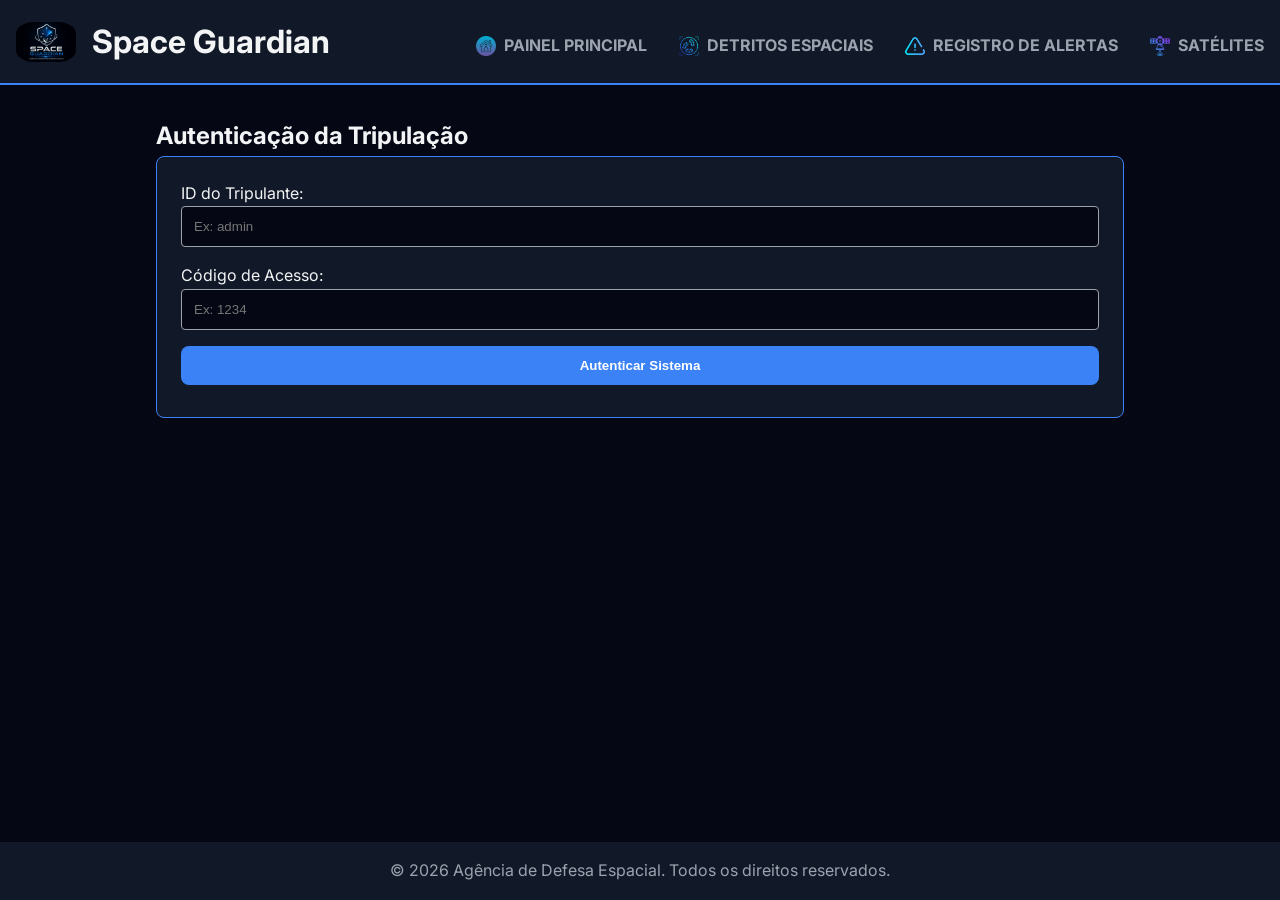
<file: index.html>
<!DOCTYPE html>
<html lang="pt-BR">
<head>
    <meta charset="UTF-8">
    <meta name="viewport" content="width=device-width, initial-scale=1.0">
    <title>Space Guardian | Rastreador de Detritos</title>
    <link rel="icon" type="image/png" href="assets/images/Space-guardian-logo.png">
    <link rel="preconnect" href="https://fonts.googleapis.com">
    <link rel="preconnect" href="https://fonts.gstatic.com" crossorigin>
    <link href="https://fonts.googleapis.com/css2?family=Inter:wght@100..900&display=swap" rel="stylesheet">
    <link rel="stylesheet" href="css/styles.css">
</head>
<body>
    <header class="cabecalho-principal">
    <div class="marca">
        <img src="assets/images/Space-guardian-logo.png" alt="Logo da Agência de Defesa Espacial" class="logo-imagem">
        <h1>Space Guardian</h1>
    </div>
    <nav aria-label="Navegação Completa">
    <ul>
        <li>
            <a href="index.html">
                <img src="assets/icons/lar.png" alt="" class="icone-menu" aria-hidden="true">
                PAINEL PRINCIPAL
            </a>
        </li>
        <li>
            <a href="detritos.html">
                <img src="assets/icons/microscopico.png" alt="" class="icone-menu" aria-hidden="true">
                DETRITOS ESPACIAIS
            </a>
        </li>
        <li>
            <a href="alertas.html">
                <img src="assets/icons/perigo.png" alt="" class="icone-menu" aria-hidden="true">
                REGISTRO DE ALERTAS
            </a>
        </li>
        <li>
            <a href="satelites.html">
                <img src="assets/icons/satelite2.png" alt="" class="icone-menu" aria-hidden="true">
                SATÉLITES 
            </a>
        </li>
    </ul>
</nav>
</header>

    <main>
        <section id="login-section" class="container">
            <h2>Autenticação da Tripulação</h2>
            <form id="login-form" class="card">
                <label for="usuario">ID do Tripulante:</label>
                <input type="text" id="usuario" placeholder="Ex: admin" required>
                
                <label for="senha">Código de Acesso:</label>
                <input type="password" id="senha" placeholder="Ex: 1234" required>
                
                <button type="submit" class="btn btn-primario">Autenticar Sistema</button>
                <p id="mensagem-login" class="mensagem-erro" aria-live="polite"></p>
            </form>
        </section>

        <section id="dashboard" class="container oculto">
            <h2>Monitoramento de Detritos</h2>
            
            <div class="grid-layout">
                <article class="card painel-status">
                    <h3>Status da Estação</h3>
                    <p class="destaque">Nível de Ameaça: <span id="status-alerta" class="status-seguro">Seguro</span></p>
                    <p>Temperatura Externa: <span id="temp-externa">-120</span> °C</p>
                    <p>Última atualização: <span id="relogio-sistema">--:--:--</span></p>
                </article>

                <article class="card">
                    <h3>Radar de Proximidade</h3>
                    <ul id="lista-detritos" aria-live="polite">
                        <li>Aguardando dados da telemetria...</li>
                    </ul>
                </article>
            </div>

            <h3 class="titulo-navegacao">Navegação Avançada do Sistema</h3>

        <div class="grid-layout">

        <article class="card card-detritos">
                <h4>Catálogo de Detritos</h4>

        <p class="descricao-card">
            Lista completa de objetos e lixo espacial rastreados.
        </p>

        <a href="detritos.html" class="btn btn-secundario link-card">
            Abrir Catálogo
        </a>
    </article>

    <article class="card card-alertas">
        <h4>Registro de Alertas</h4>

        <p class="descricao-card">
            Histórico de ocorrências e incidentes críticos nas últimas 24h.
        </p>

        <a href="alertas.html" class="btn btn-secundario link-card">
            Ver Alertas
        </a>
    </article>

    <article class="card card-satelites">
        <h4>Frota de Satélites</h4>

        <p class="descricao-card">
            Verificar integridade, marcas e modelos dos satélites ativos.
        </p>

        <a href="satelites.html" class="btn btn-secundario link-card">
            Monitorar Frota
        </a>
    </article>

</div>
        </section>

       <section id="painel-controle" class="container oculto">

    <h2>Ações de Emergência</h2>

    <div class="card grid-botoes">
        <button id="btn-escanear" class="btn btn-secundario">
            Escanear Setor
        </button>

        <button id="btn-escudo" class="btn btn-perigo" disabled>
            Ativar Escudos Defletores
        </button>
    </div>

    <p id="log-comunicacao" aria-live="polite"></p>



    <div class="card-evacuacao">
        <h3>Protocolo de Evacuação</h3>

        <p class="descricao-evacuacao">
            Em caso de colisão inevitável, inicie a contagem regressiva para abandono da estação.
        </p>

        <button id="btn-alerta-vermelho" class="btn btn-perigo">
            INICIAR ALERTA VERMELHO
        </button>

        <div id="painel-evacuacao" class="oculto painel-alerta">
            <p class="status-perigo contador-texto">
                Impacto estimado em:
                <span id="contador-evacuacao">60</span>s
            </p>

            <label for="codigo-abortar">
                Código de Cancelamento (Digite: ABORTAR):
            </label>

            <input
                type="text"
                id="codigo-abortar"
                placeholder="Insira o código de segurança para cancelar..."
            >

            <button id="btn-abortar" class="btn btn-secundario">
                Confirmar Cancelamento
            </button>
            </div>
            </div>
                </div>
            </div>

            <hr class="divisor-linha">
            <div class="card terminal-container">
                <header class="terminal-header">
                    <h3>>_ Terminal S.O.</h3>
                </header>
                
                <div id="terminal-output" class="terminal-output">
                    <p>Sistema Operacional Orbital v4.2</p>
                    <p>Digite 'help' para listar os comandos disponíveis.</p>
                </div>
                
                <div class="terminal-input-area">
                    <span class="terminal-prompt">admin@orbital:~$</span>
                    <input type="text" id="terminal-input" autocomplete="off" class="terminal-input">
                </div>
            </div>

        </section>
    </main>

    <footer>
        <p>&copy; 2026 Agência de Defesa Espacial. Todos os direitos reservados.</p>
    </footer>

    <script src="js/main.js"></script>
</body>
</html>
</file>
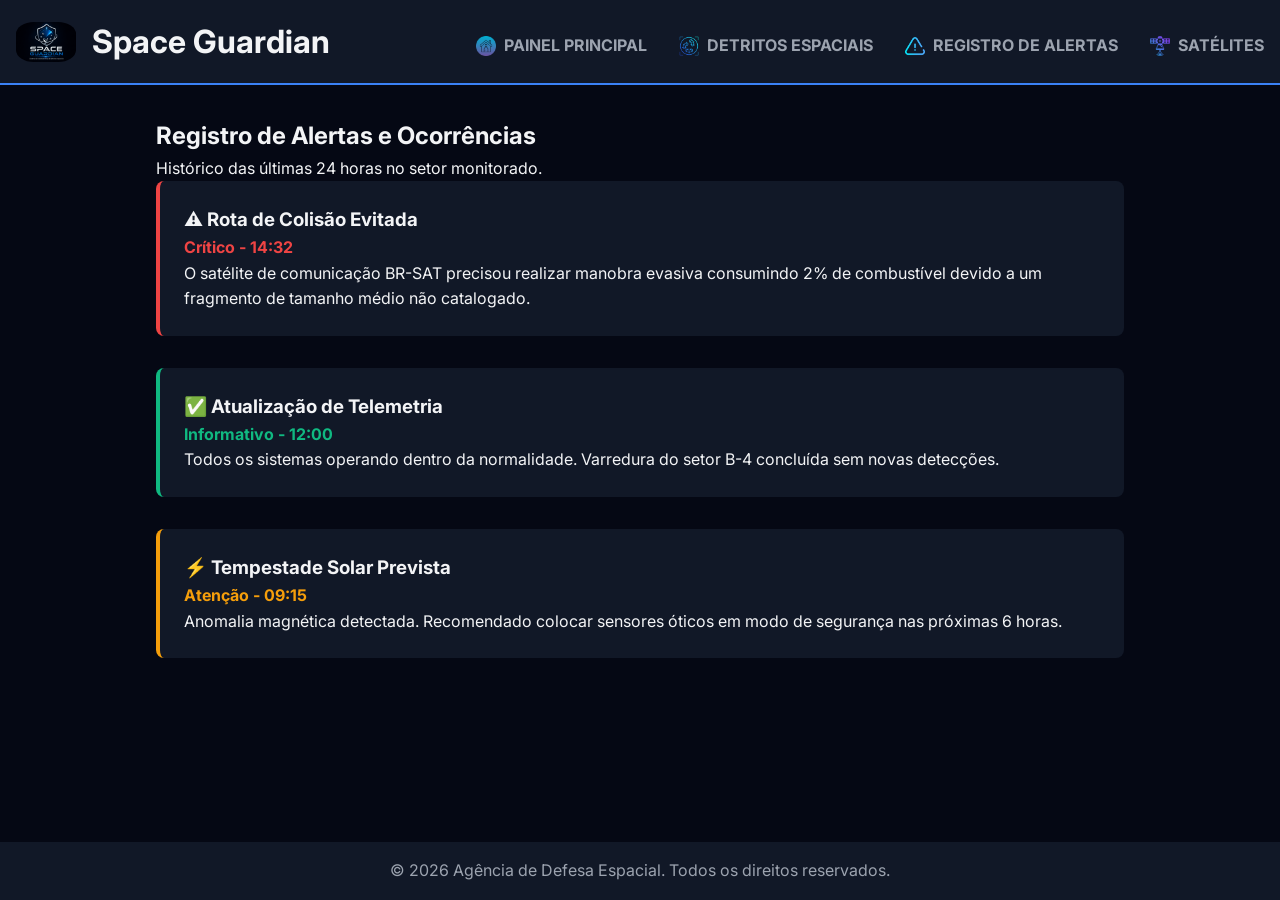
<file: alertas.html>
<!DOCTYPE html>
<html lang="pt-BR">
<head>
    <meta charset="UTF-8">
    <meta name="viewport" content="width=device-width, initial-scale=1.0">
    <title>Alertas do Sistema | Sistema Orbital</title>

    <link rel="stylesheet" href="css/styles.css">
    <link rel="icon" type="image/png" href="assets/images/Space-guardian-logo.png">

    <link rel="preconnect" href="https://fonts.googleapis.com">
    <link rel="preconnect" href="https://fonts.gstatic.com" crossorigin>
    <link href="https://fonts.googleapis.com/css2?family=Inter:wght@100..900&display=swap" rel="stylesheet">
</head>

<body>

<header class="cabecalho-principal">
    <div class="marca">
        <img src="assets/images/Space-guardian-logo.png" alt="Logo da Agência de Defesa Espacial" class="logo-imagem">
        <h1>Space Guardian</h1>
    </div>

    <nav aria-label="Navegação Completa">
        <ul>
            <li>
                <a href="index.html">
                    <img src="assets/icons/lar.png" alt="" class="icone-menu">
                    PAINEL PRINCIPAL
                </a>
            </li>

            <li>
                <a href="detritos.html">
                    <img src="assets/icons/microscopico.png" alt="" class="icone-menu">
                    DETRITOS ESPACIAIS
                </a>
            </li>

            <li>
                <a href="alertas.html">
                    <img src="assets/icons/perigo.png" alt="" class="icone-menu">
                    REGISTRO DE ALERTAS
                </a>
            </li>

            <li>
                <a href="satelites.html">
                    <img src="assets/icons/satelite2.png" alt="" class="icone-menu">
                    SATÉLITES
                </a>
            </li>
        </ul>
    </nav>
</header>

<main class="container">

    <h2>Registro de Alertas e Ocorrências</h2>
    <p>Histórico das últimas 24 horas no setor monitorado.</p>

    <section class="alertas-grid">

        <article class="card_alertas alerta-critico">
            <header>
                <h3>⚠️ Rota de Colisão Evitada</h3>
                <span class="status-perigo">Crítico - 14:32</span>
            </header>

            <p>
                O satélite de comunicação BR-SAT precisou realizar manobra evasiva
                consumindo 2% de combustível devido a um fragmento de tamanho médio
                não catalogado.
            </p>
        </article>

        <article class="card_alertas alerta-sucesso">
            <header>
                <h3>✅ Atualização de Telemetria</h3>
                <span class="status-seguro">Informativo - 12:00</span>
            </header>

            <p>
                Todos os sistemas operando dentro da normalidade.
                Varredura do setor B-4 concluída sem novas detecções.
            </p>
        </article>

        <article class="card_alertas alerta-atencao">
            <header>
                <h3>⚡ Tempestade Solar Prevista</h3>
                <span class="status-atencao">Atenção - 09:15</span>
            </header>

            <p>
                Anomalia magnética detectada. Recomendado colocar sensores óticos
                em modo de segurança nas próximas 6 horas.
            </p>
        </article>

    </section>

</main>

<footer>
    <p>&copy; 2026 Agência de Defesa Espacial. Todos os direitos reservados.</p>
</footer>

</body>
</html>
</file>
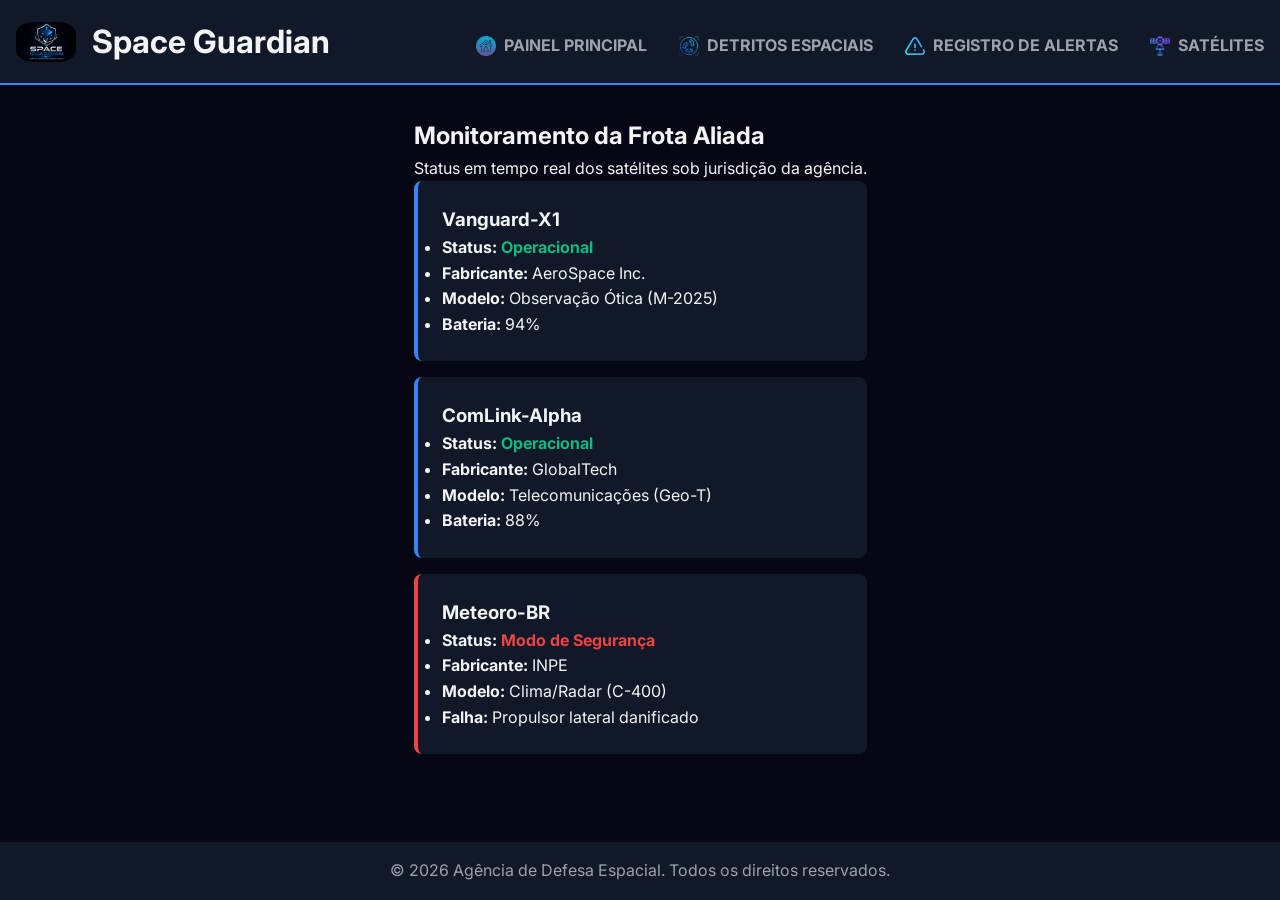
<file: satelites.html>
<!DOCTYPE html>
<html lang="pt-BR">
<head>
    <meta charset="UTF-8">
    <meta name="viewport" content="width=device-width, initial-scale=1.0">
    <title>Space Guardian | Sistema Orbital</title>
    <link rel="stylesheet" href="css/styles.css">
    <link rel="icon" type="image/png" href="assets/images/Space-guardian-logo.png">
    <link rel="preconnect" href="https://fonts.googleapis.com">
    <link rel="preconnect" href="https://fonts.gstatic.com" crossorigin>
    <link href="https://fonts.googleapis.com/css2?family=Inter:wght@100..900&display=swap" rel="stylesheet">
</head>
<body>
    <header class="cabecalho-principal">
    <div class="marca">
        <img src="assets/images/Space-guardian-logo.png" alt="Logo da Agência de Defesa Espacial" class="logo-imagem">
        <h1>Space Guardian</h1>
    </div>
    
    <nav aria-label="Navegação Completa">
        <ul>
            <li>
                <a href="index.html">
                    <img src="assets/icons/lar.png" alt="" class="icone-menu" aria-hidden="true">
                    PAINEL PRINCIPAL
                </a>
            </li>
            <li>
                <a href="detritos.html">
                    <img src="assets/icons/microscopico.png" alt="" class="icone-menu" aria-hidden="true">
                    DETRITOS ESPACIAIS
                </a>
            </li>
            <li>
                <a href="alertas.html">
                    <img src="assets/icons/perigo.png" alt="" class="icone-menu" aria-hidden="true">
                    REGISTRO DE ALERTAS
                </a>
            </li>
            <li>
                <a href="satelites.html">
                    <img src="assets/icons/satelite2.png" alt="" class="icone-menu" aria-hidden="true">
                    SATÉLITES
                </a>
            </li>
        </ul>
    </nav>
</header>

    <main class="container">
        <h2>Monitoramento da Frota Aliada</h2>
        <p>Status em tempo real dos satélites sob jurisdição da agência.</p>
        
        <div class="grid-layout">
            <article class="card_status painel-status">
                <h3>Vanguard-X1</h3>
                <ul>
                    <li><strong>Status:</strong> <span class="status-seguro">Operacional</span></li>
                    <li><strong>Fabricante:</strong> AeroSpace Inc.</li>
                    <li><strong>Modelo:</strong> Observação Ótica (M-2025)</li>
                    <li><strong>Bateria:</strong> 94%</li>
                </ul>
            </article>

            <article class="card_status painel-status">
                <h3>ComLink-Alpha</h3>
                <ul>
                    <li><strong>Status:</strong> <span class="status-seguro">Operacional</span></li>
                    <li><strong>Fabricante:</strong> GlobalTech</li>
                    <li><strong>Modelo:</strong> Telecomunicações (Geo-T)</li>
                    <li><strong>Bateria:</strong> 88%</li>
                </ul>
            </article>

            <article class="card_status painel-status painel_meteoro" >
                <h3>Meteoro-BR</h3>
                <ul>
                    <li><strong>Status:</strong> <span class="status-perigo">Modo de Segurança</span></li>
                    <li><strong>Fabricante:</strong> INPE</li>
                    <li><strong>Modelo:</strong> Clima/Radar (C-400)</li>
                    <li><strong>Falha:</strong> Propulsor lateral danificado</li>
                </ul>
            </article>
        </div>
    </main>

    <footer>
        <p>&copy; 2026 Agência de Defesa Espacial. Todos os direitos reservados.</p>
    </footer>
</body>
</html>
</file>
<file: css/styles.css>
/* =========================================
   1. VARIÁVEIS GLOBAIS
========================================= */

:root {
    --cor-fundo: #050814;
    --cor-superficie: #111827;
    --cor-texto-principal: #f3f4f6;
    --cor-texto-secundario: #9ca3af;

    --cor-primaria: #3b82f6;
    --cor-primaria-hover: #2563eb;
    --cor-sucesso: #10b981;
    --cor-perigo: #ef4444;
    --cor-atencao: #f59e0b;

    --fonte-principal: 'Inter', sans-serif;

    --espacamento-padrao: 1rem;
    --borda-raio: 8px;
}


/* =========================================
   2. RESET E BASE
========================================= */

* {
    margin: 0;
    padding: 0;
    box-sizing: border-box;
}

html,
body {
    min-height: 100vh;
    margin: 0;
}

body {
    display: flex;
    flex-direction: column;
    background-color: var(--cor-fundo);
    color: var(--cor-texto-principal);
    font-family: var(--fonte-principal);
    line-height: 1.6;
}

main {
    flex: 1;
}


/* =========================================
   3. CONTAINER E LAYOUT
========================================= */

.container {
    max-width: 1000px;
    margin: 2rem auto;
    padding: 0 var(--espacamento-padrao);
}

.grid-layout {
    display: grid;
    gap: 1rem;
}

.grid-botoes {
    display: flex;
    gap: 1rem;
    flex-direction: column;
    border: 1px solid var(--cor-perigo);
}

.divisor {
    margin: 2rem 0;
    border-color: #1f2937;
}

.divisor-linha {
    margin: 2rem 0;
    border: none;
    border-top: 1px solid #1f2937;
}


/* =========================================
   4. CABEÇALHO E MENU
========================================= */

.cabecalho-principal {
    background-color: var(--cor-superficie);
    padding: 1rem var(--espacamento-padrao);
    border-bottom: 2px solid var(--cor-primaria);

    display: flex;
    flex-direction: column;
    align-items: center;
    gap: 1rem;
    text-align: center;
}

.marca {
    display: flex;
    align-items: center;
    gap: 1rem;
}

.logo-imagem {
    width: 60px;
    height: auto;
    object-fit: contain;
    border-radius: 30%;
}

.cabecalho-principal ul {
    list-style: none;
    display: flex;
    flex-wrap: wrap;
    justify-content: center;
    gap: 1.5rem;
    margin-top: 0.5rem;
}

.cabecalho-principal a {
    color: var(--cor-texto-secundario);
    text-decoration: none;
    font-weight: bold;
    transition: color 0.3s;

    display: flex;
    align-items: center;
    gap: 0.5rem;
}

.cabecalho-principal a:hover {
    color: var(--cor-primaria);
}

.icone-menu {
    width: 20px;
    height: 20px;
    object-fit: contain;
    transition: opacity 0.3s;
}

.cabecalho-principal a:hover .icone-menu {
    opacity: 0.8;
}


/* =========================================
   5. CARDS GERAIS
========================================= */

.card {
    background-color: var(--cor-superficie);
    padding: 1.5rem;
    border-radius: var(--borda-raio);
    border: 1px solid var(--cor-primaria);
    margin-bottom: 1rem;
}

.card-sistema {
    border-top-width: 3px;
    border-top-style: solid;
}

.card-detritos {
    border: 1px solid var(--cor-primaria);
}

.card-alertas {
    border: 1px solid var(--cor-perigo);
}

.card-satelites {
    border: 1px solid var(--cor-sucesso);
}

.descricao-card {
    color: var(--cor-texto-secundario);
    margin-bottom: 1rem;
    font-size: 0.9rem;
}

.link-card {
    display: inline-block;
    text-align: center;
    text-decoration: none;
}

.titulo-navegacao {
    margin: 2rem 0 1rem;
}


/* =========================================
   6. CARDS DE ALERTAS
========================================= */

.alertas-grid {
    display: grid;
    gap: 1rem;
}

.card_alertas {
    background-color: var(--cor-superficie);
    padding: 1.5rem;
    border-radius: var(--borda-raio);
    margin-bottom: 1rem;
    transition: 0.3s ease;
}

.card_alertas:hover {
    transform: translateY(-5px);
    box-shadow: 0 12px 24px rgba(0, 0, 0, 0.2);
}

.alerta-critico {
    border-left: 4px solid var(--cor-perigo);
}

.alerta-sucesso {
    border-left: 4px solid var(--cor-sucesso);
}

.alerta-atencao {
    border-left: 4px solid var(--cor-atencao);
}


/* =========================================
   7. CARDS DE SATÉLITES
========================================= */

.card_status {
    background-color: var(--cor-superficie);
    padding: 1.5rem;
    border-radius: var(--borda-raio);
}

.painel-status {
    border-left: 4px solid var(--cor-primaria);
}

.painel_meteoro {
    border-left: 4px solid var(--cor-perigo);
}


/* =========================================
   8. CARD DE EVACUAÇÃO
========================================= */

.card-evacuacao {
    background-color: var(--cor-superficie);
    padding: 1.5rem;
    border-radius: var(--borda-raio);
    border: 1px solid var(--cor-perigo);
    margin-bottom: 1rem;
}

.descricao-evacuacao {
    margin-bottom: 1rem;
    color: var(--cor-texto-secundario);
}

.painel-alerta {
    margin-top: 1.5rem;
    background-color: #450a0a;
    padding: 1rem;
    border-radius: 8px;
}

.contador-texto {
    font-size: 1.5rem;
    text-align: center;
    margin-bottom: 1rem;
}


/* =========================================
   9. BOTÕES
========================================= */

.btn {
    padding: 0.75rem 1.5rem;
    border: none;
    border-radius: var(--borda-raio);
    font-weight: bold;
    cursor: pointer;
    transition: background-color 0.3s;
    width: 100%;

    display: inline-block;
    text-align: center;
    text-decoration: none;
}

.btn:disabled {
    opacity: 0.5;
    cursor: not-allowed;
}

.btn-primario {
    background-color: var(--cor-primaria);
    color: white;
}

.btn-primario:hover:not(:disabled) {
    background-color: var(--cor-primaria-hover);
}

.btn-secundario {
    background-color: rgba(139, 135, 135, 0.466);
    opacity: 0.5;
    border: 2px solid var(--cor-primaria);
    color: white;
    font-size: 1rem;
}

.btn-secundario:hover:not(:disabled) {
    background-color: var(--cor-primaria);
    color: white;
    opacity: 1;
}

.btn-perigo {
    background-color: var(--cor-perigo);
    color: white;
    font-size: 1rem;
}

.btn-perigo:hover:not(:disabled) {
    background-color: #dc2626;
}


/* =========================================
   10. FORMULÁRIOS
========================================= */

input {
    width: 100%;
    padding: 0.75rem;
    margin-bottom: 1rem;
    background-color: var(--cor-fundo);
    border: 1px solid var(--cor-texto-secundario);
    color: var(--cor-texto-principal);
    border-radius: 4px;
}

.mensagem-erro {
    color: var(--cor-perigo);
    margin-top: 0.5rem;
    font-size: 0.9rem;
}


/* =========================================
   11. TABELA DE DETRITOS
========================================= */

.tabela-dados {
    width: 100%;
    border-collapse: collapse;
    margin-top: 1rem;
    color: var(--cor-texto-principal);
}

.tabela-dados th,
.tabela-dados td {
    padding: 1rem;
    text-align: left;
    border-bottom: 1px solid #1f2937;
}

.tabela-dados th {
    background-color: #1f2937;
    color: var(--cor-primaria);
    font-weight: bold;
}

.tabela-dados tbody tr:hover {
    background-color: #1a2235;
}


/* =========================================
   12. STATUS E UTILITÁRIOS
========================================= */

.oculto {
    display: none !important;
}

.status-seguro {
    color: var(--cor-sucesso);
    font-weight: bold;
}

.status-perigo {
    color: var(--cor-perigo);
    font-weight: bold;
    animation: piscar 1s infinite;
}

.status-atencao {
    color: var(--cor-atencao);
    font-weight: 700;
}


/* =========================================
   13. TERMINAL
========================================= */

.terminal-container {
    background-color: #000000;
    border: 1px solid var(--cor-primaria);
    font-family: monospace;
}

.terminal-header {
    border-bottom: 1px solid #1f2937;
    padding-bottom: 0.5rem;
    margin-bottom: 1rem;
}

.terminal-header h3 {
    color: var(--cor-sucesso);
    font-size: 1rem;
    margin: 0;
}

.terminal-output {
    height: 150px;
    overflow-y: auto;
    margin-bottom: 1rem;
    color: var(--cor-sucesso);
    font-size: 0.9rem;
}

.terminal-output p {
    margin-bottom: 4px;
}

.terminal-input-area {
    display: flex;
    gap: 0.5rem;
    align-items: center;
}

.terminal-prompt {
    color: var(--cor-sucesso);
    font-weight: bold;
}

.terminal-input {
    flex: 1;
    background: transparent;
    border: none;
    color: var(--cor-sucesso);
    font-family: monospace;
    outline: none;
    font-size: 0.9rem;
    padding: 0;
    margin: 0;
}


/* =========================================
   14. RODAPÉ
========================================= */

footer {
    margin-top: auto;
    text-align: center;
    align-items: auto;
    padding: 1rem;
    background-color: var(--cor-superficie);
    color: var(--cor-texto-secundario);
}


/* =========================================
   15. ANIMAÇÕES
========================================= */

@keyframes piscar {
    0% {
        opacity: 1;
    }

    50% {
        opacity: 0.5;
    }

    100% {
        opacity: 1;
    }
}


/* =========================================
   16. RESPONSIVIDADE
========================================= */

@media (min-width: 768px) {
    .cabecalho-principal {
        flex-direction: row;
        justify-content: space-between;
        align-items: center;
    }

    .cabecalho-principal ul {
        justify-content: flex-end;
        gap: 2rem;
    }
}
</file>
